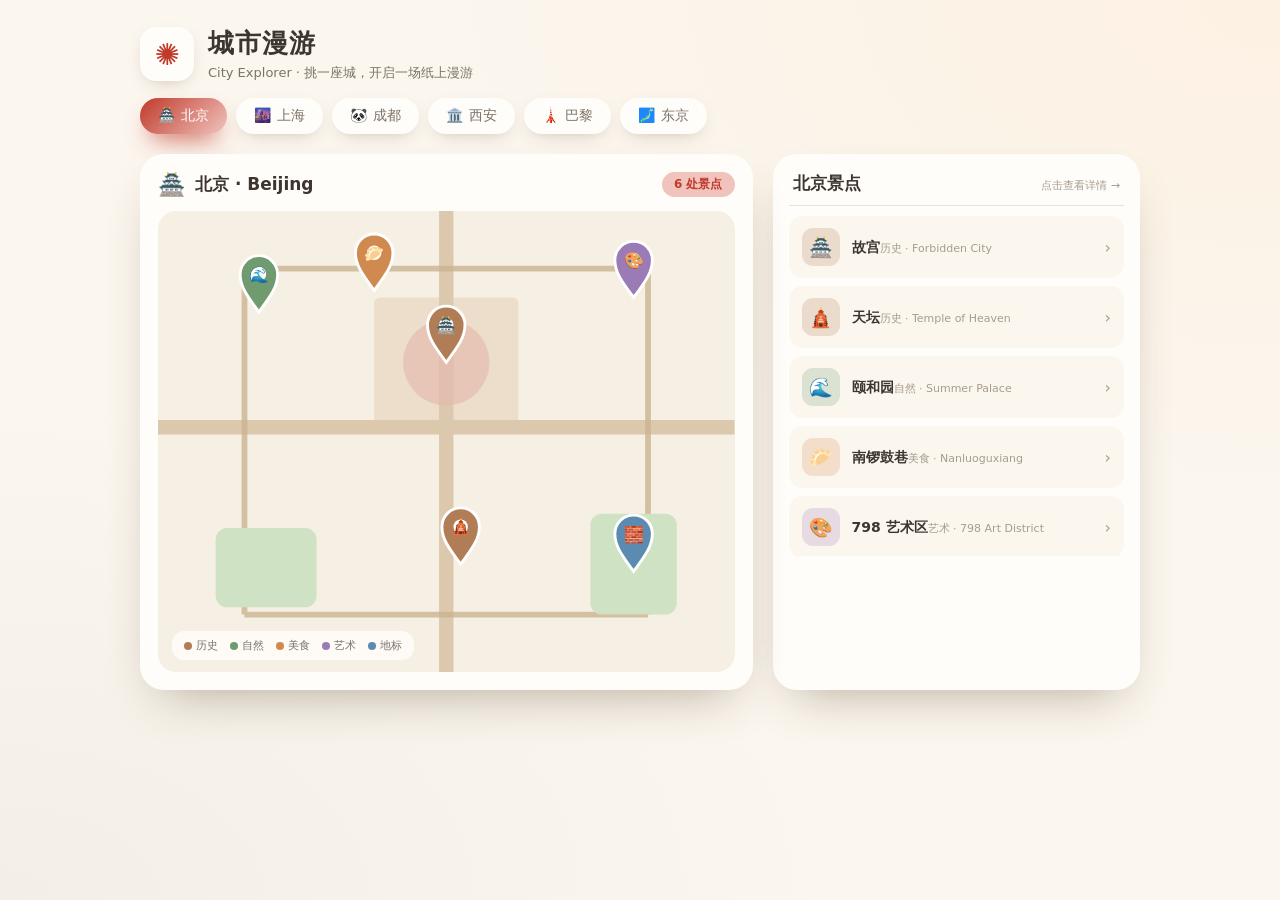
<file: featured/city-explorer/index.html>
<!DOCTYPE html>
<html lang="zh-CN">
<head>
<meta charset="UTF-8">
<meta name="viewport" content="width=device-width, initial-scale=1">
<title>城市漫游 / City Explorer</title>
<link rel="stylesheet" href="style.css">
</head>
<body>
<div class="app" id="app">
  <header class="app-head">
    <div class="title-wrap">
      <span class="compass" aria-hidden="true">✺</span>
      <div>
        <h1>城市漫游</h1>
        <p class="subtitle">City Explorer · 挑一座城，开启一场纸上漫游</p>
      </div>
    </div>
    <nav class="city-selector" id="citySelector" aria-label="选择城市 / Choose a city"></nav>
  </header>

  <main class="stage">
    <!-- Map panel -->
    <section class="map-panel" aria-label="城市地图 / City map">
      <div class="map-caption" id="mapCaption">
        <span class="mc-emoji" id="mcEmoji">🏙️</span>
        <span class="mc-name" id="mcName">北京 · Beijing</span>
        <span class="mc-count" id="mcCount">6 处景点</span>
      </div>
      <div class="map-frame">
        <svg class="city-map" id="cityMap" viewBox="0 0 400 320" preserveAspectRatio="xMidYMid meet"
             role="img" aria-label="手绘城市地图"></svg>
        <div class="map-legend" id="mapLegend"></div>
      </div>
    </section>

    <!-- Attractions list -->
    <section class="list-panel">
      <div class="list-head">
        <h2 id="listCity">景点</h2>
        <span class="list-hint">点击查看详情 →</span>
      </div>
      <ul class="attractions" id="attractionsList"></ul>
    </section>
  </main>

  <!-- Detail card -->
  <div class="detail-backdrop" id="detailBackdrop" hidden></div>
  <aside class="detail-card" id="detailCard" role="dialog" aria-modal="true" aria-labelledby="detailTitle" hidden>
    <button class="detail-close" id="detailClose" aria-label="关闭 / Close">×</button>
    <div class="detail-hero" id="detailHero"><span id="detailEmoji">📍</span></div>
    <div class="detail-body">
      <span class="detail-chip" id="detailChip">历史</span>
      <h3 id="detailTitle">景点名称</h3>
      <p class="detail-en" id="detailEn">Attraction</p>
      <div class="detail-rating" id="detailRating" aria-label="评分"></div>
      <p class="detail-desc" id="detailDesc"></p>
    </div>
  </aside>
</div>

<script src="app.js"></script>
</body>
</html>
</file>
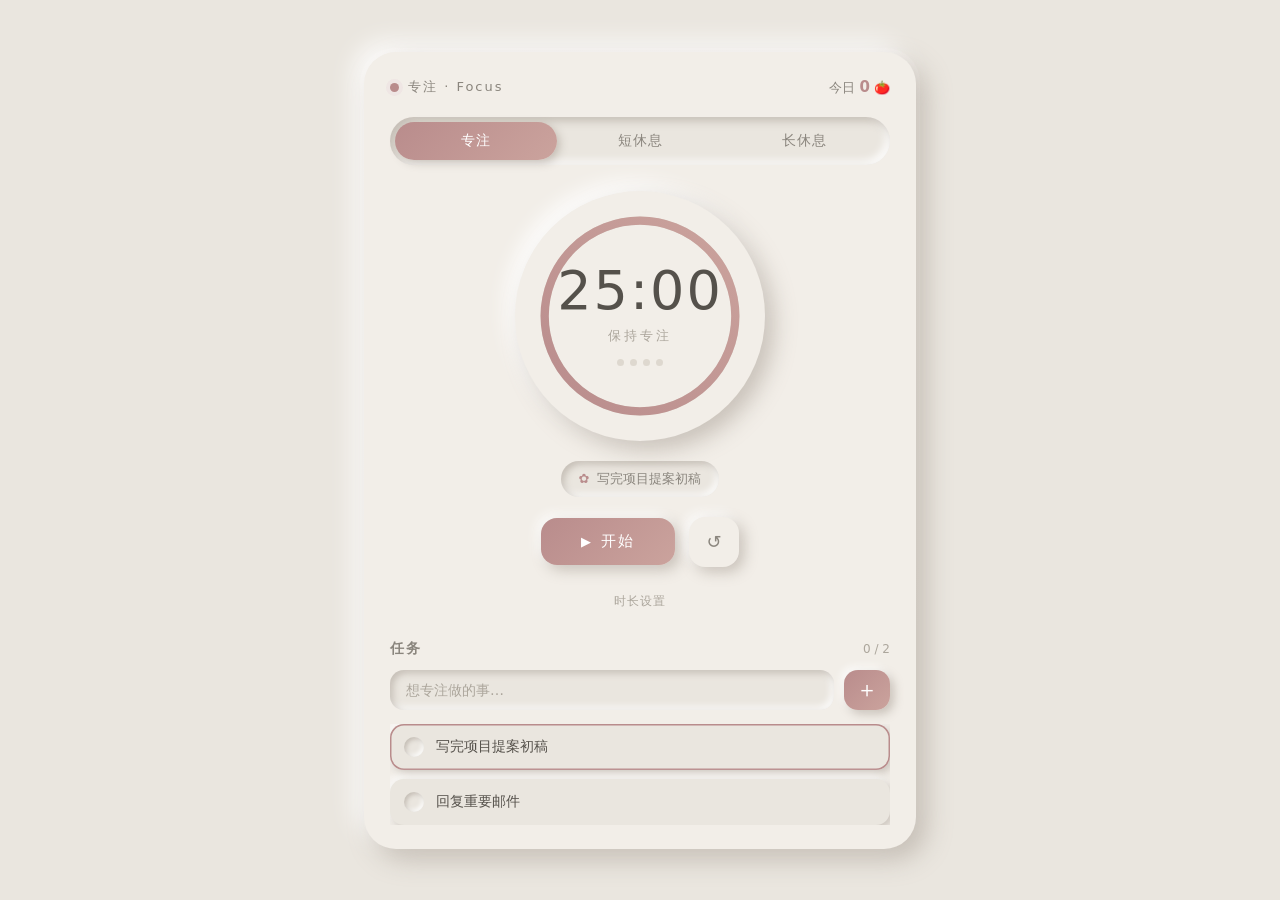
<file: featured/pomodoro/index.html>
<!DOCTYPE html>
<html lang="zh-CN">
<head>
<meta charset="UTF-8">
<meta name="viewport" content="width=device-width, initial-scale=1">
<title>专注番茄钟 / Focus Pomodoro</title>
<link rel="stylesheet" href="style.css">
</head>
<body>
<div class="scene" data-mode="focus">
  <!-- Faint corner starlight — subtle ambiance, not decoration overload -->
  <div class="stars" aria-hidden="true">
    <i style="top:8%;left:10%"></i><i style="top:14%;left:22%"></i>
    <i style="top:22%;left:6%"></i><i style="top:10%;right:14%"></i>
    <i style="top:20%;right:8%"></i><i style="top:6%;right:26%"></i>
    <i style="bottom:12%;left:8%"></i><i style="bottom:20%;left:18%"></i>
    <i style="bottom:8%;left:28%"></i><i style="bottom:14%;right:10%"></i>
    <i style="bottom:22%;right:20%"></i><i style="bottom:9%;right:30%"></i>
  </div>

  <main class="app">
    <header class="app-head">
      <div class="brand">
        <span class="brand-dot" aria-hidden="true"></span>
        <span>专注 · Focus</span>
      </div>
      <div class="today" title="今日完成的番茄 / Pomodoros today">
        今日 <b id="pomoCount">0</b> <span aria-hidden="true">🍅</span>
      </div>
    </header>

    <!-- Mode segmented control -->
    <nav class="modes" role="tablist" aria-label="计时模式 / Timer mode">
      <button class="mode active" role="tab" aria-selected="true" data-mode="focus">专注</button>
      <button class="mode" role="tab" aria-selected="false" data-mode="short">短休息</button>
      <button class="mode" role="tab" aria-selected="false" data-mode="long">长休息</button>
      <span class="mode-ink" id="modeInk" aria-hidden="true"></span>
    </nav>

    <!-- Centered dial -->
    <section class="timer">
      <div class="ring-wrap">
        <svg class="ring" viewBox="0 0 240 240" aria-hidden="true">
          <defs>
            <linearGradient id="ringGrad" x1="0%" y1="0%" x2="100%" y2="100%">
              <stop offset="0%" class="grad-a" />
              <stop offset="100%" class="grad-b" />
            </linearGradient>
          </defs>
          <circle class="ring-track" cx="120" cy="120" r="104" />
          <circle class="ring-progress" id="ringProgress" cx="120" cy="120" r="104"
                  stroke="url(#ringGrad)" />
        </svg>
        <div class="ring-center">
          <div class="time" id="timeDisplay" aria-live="polite">25:00</div>
          <div class="phase" id="phaseLabel">保持专注</div>
          <div class="pomo-dots" id="pomoDots" aria-hidden="true"></div>
        </div>
      </div>

      <div class="current-task" id="currentTaskBox">
        <span class="ct-icon" aria-hidden="true">✿</span>
        <span class="ct-text" id="currentTaskText">添加一个任务开始专注</span>
      </div>

      <div class="controls">
        <button class="btn btn-primary" id="startBtn">
          <span class="btn-ico" aria-hidden="true">▶</span><span id="startLabel">开始</span>
        </button>
        <button class="btn btn-ghost" id="resetBtn" aria-label="重置计时器 / Reset timer">
          <span class="btn-ico" aria-hidden="true">↺</span>
        </button>
      </div>

      <details class="settings">
        <summary>时长设置</summary>
        <div class="settings-grid">
          <label>专注<input type="number" id="focusMin" min="1" max="90" value="25"><span>分</span></label>
          <label>短休<input type="number" id="shortMin" min="1" max="30" value="5"><span>分</span></label>
          <label>长休<input type="number" id="longMin" min="1" max="60" value="15"><span>分</span></label>
        </div>
        <p class="settings-hint">调整后于下次“重置”生效</p>
      </details>
    </section>

    <!-- Minimal task list -->
    <section class="tasks">
      <div class="tasks-head">
        <h2>任务</h2>
        <span class="tasks-count" id="tasksCount">0 / 0</span>
      </div>
      <form class="task-form" id="taskForm">
        <input type="text" id="taskInput" maxlength="60" placeholder="想专注做的事…" aria-label="新任务 / New task" autocomplete="off">
        <button type="submit" aria-label="添加任务 / Add task">＋</button>
      </form>
      <ul class="task-list" id="taskList"></ul>
      <p class="tasks-empty" id="tasksEmpty">还没有任务，先添加一个吧</p>
    </section>
  </main>
</div>

<script src="app.js"></script>
</body>
</html>
</file>
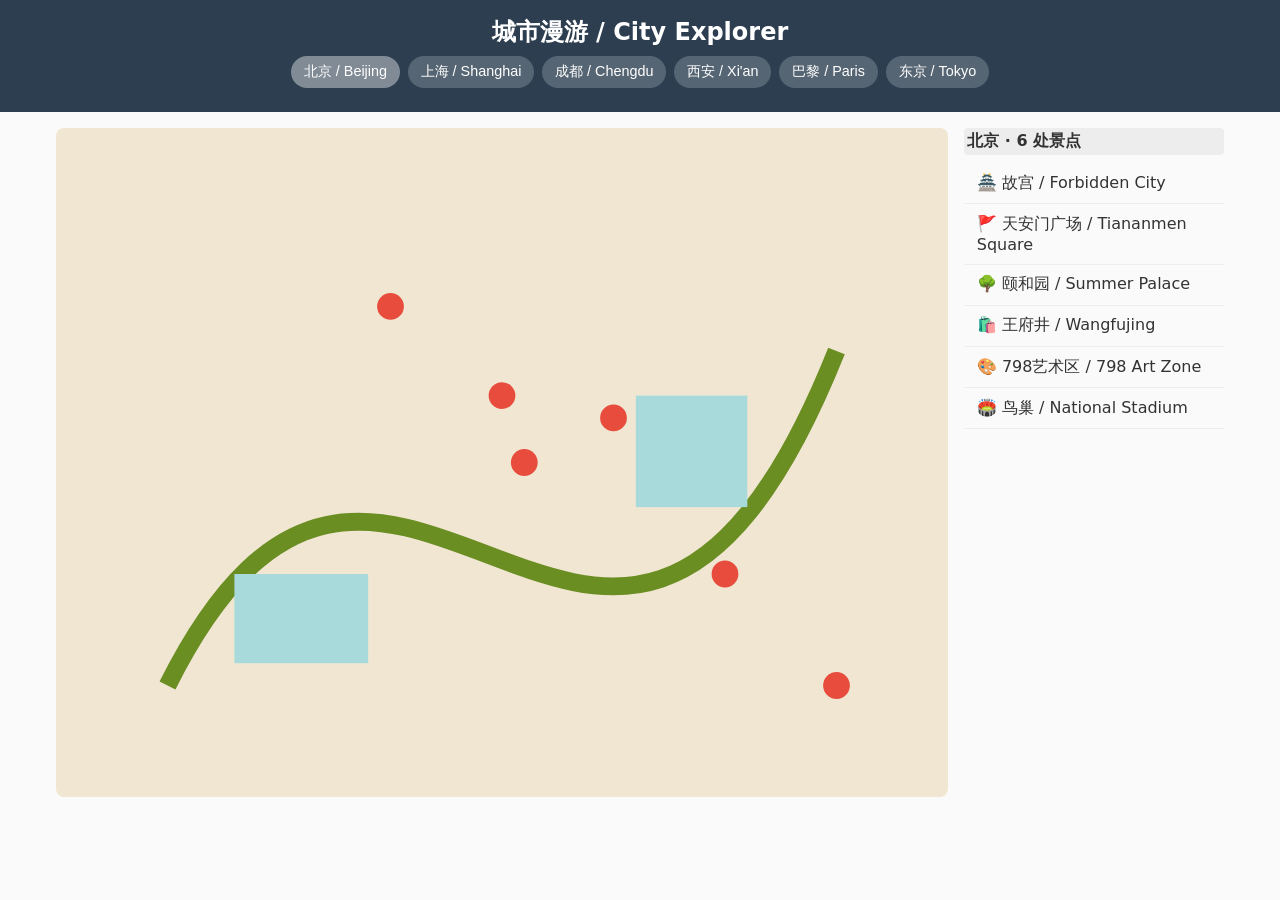
<file: featured/city-explorer.html>
<!DOCTYPE html>
<html lang="zh-CN">
<head>
<meta charset="UTF-8">
<title>城市漫游 / City Explorer</title>
<meta name="viewport" content="width=device-width, initial-scale=1">
<style>
:root{
  --bg:#fafafa;
  --primary:#2c3e50;
  --accent:#e67e22;
  --card-bg:#ffffff;
  --text:#333;
  --muted:#777;
  --pin:#e74c3c;
  --pin-active:#f1c40f;
  --transition:0.3s ease;
}
*{box-sizing:border-box}
body{margin:0;font-family:system-ui,sans-serif;background:var(--bg);color:var(--text);}
header{padding:1rem;text-align:center;background:var(--primary);color:#fff;}
h1{margin:0;font-size:1.5rem;}
.city-selector{display:flex;overflow-x:auto;gap:0.5rem;justify-content:center;padding:0.5rem;}
.city-selector button{
  min-width:60px;padding:0.4rem 0.8rem;border:none;border-radius:20px;
  background:rgba(255,255,255,0.2);color:#fff;cursor:pointer;font-size:0.9rem;
  transition:var(--transition);
}
.city-selector button.active,
.city-selector button:hover{background:rgba(255,255,255,0.4);}
.container{display:flex;gap:1rem;padding:1rem;max-width:1200px;margin:auto;}
.map-panel{flex:1 1 400px;min-width:260px;}
.attractions-panel{flex:0 0 260px;min-width:200px;display:flex;flex-direction:column;}
.attractions-panel .header-line{
  font-weight:600;margin-bottom:0.5rem;padding:0.2rem;background:rgba(0,0,0,0.05);
  border-radius:4px;
}
.attractions-list{
  list-style:none;margin:0;padding:0;overflow-y:auto;max-height:calc(100vh - 200px);
}
.attractions-list li{
  padding:0.6rem 0.8rem;border-bottom:1px solid #eee;display:flex;align-items:center;gap:0.5rem;cursor:pointer;
}
.attractions-list li:hover,
.attractions-list li.active{background:rgba(0,0,0,0.03);}
.detail-card{
  position:fixed;inset:0;background:rgba(0,0,0,0.5);display:none;align-items:center;justify-content:center;z-index:1000;
  animation:fadeIn .3s;
}
.detail-card.show{display:flex;}
.detail-card-content{
  background:var(--card-bg);border-radius:12px;max-width:90%;width:320px;padding:1.5rem;box-shadow:0 4px 24px rgba(0,0,0,0.2);
  position:relative;animation:slideUp .3s;
}
.close-btn{
  position:absolute;top:.5rem;right:.5rem;background:none;border:none;font-size:1.5rem;cursor:pointer;
}
.category-chip{
  display:inline-block;padding:.2rem .5rem;border-radius:12px;font-size:.8rem;background:#eee;margin-bottom:.5rem;
}
.rating{font-size:1.2rem;color:#f1c40f;margin-top:.5rem;}
svg.city-map{width:100%;height:auto;display:block;background:#fff;border-radius:8px;}
.pin{cursor:pointer;transition:transform .2s;}
.pin:hover{transform:scale(1.3);}
.pin.active{fill:var(--pin-active);}
@keyframes fadeIn{from{opacity:0}to{opacity:1}}
@keyframes slideUp{from{opacity:0;transform:translateY(20px)}to{opacity:1;transform:translateY(0)}}
@media(max-width:600px){
  .container{flex-direction:column;}
  .attractions-panel{order:-1;height:200px;}
}
</style>
</head>
<body>
<header>
  <h1>城市漫游 / City Explorer</h1>
  <div class="city-selector" id="citySelector"></div>
</header>
<main class="container">
  <section class="map-panel">
    <svg class="city-map" id="cityMap" viewBox="0 0 400 300" preserveAspectRatio="xMidYMid meet"></svg>
  </section>
  <section class="attractions-panel">
    <div class="header-line" id="cityHeader"></div>
    <ul class="attractions-list" id="attractionsList"></ul>
  </section>
</main>
<div class="detail-card" id="detailCard" role="dialog" aria-modal="true" aria-labelledby="detailTitle">
  <button class="close-btn" aria-label="Close details">&times;</button>
  <h2 id="detailTitle"></h2>
  <div class="detail-body">
    <span class="category-chip"></span>
    <p class="description"></p>
    <div class="rating">★★★★☆</div>
  </div>
</div>

<script>
const cities = [
  {
    name:"北京",
    en:"Beijing",
    mapSVG:`
      <rect width="400" height="300" fill="#f0e6d2"/>
      <path d="M50,250 C150,50 250,350 350,100" stroke="#6b8e23" stroke-width="8" fill="none"/>
      <rect x="80" y="200" width="60" height="40" fill="#a8dadc"/>
      <rect x="260" y="120" width="50" height="50" fill="#a8dadc"/>
    `,
    attractions:[
      {name:"故宫",en:"Forbidden City",desc:"中国明清两代的皇宫。",emoji:"🏯",category:"历史",x:200,y:120},
      {name:"天安门广场",en:"Tiananmen Square",desc:"世界上最大的城市广场之一。",emoji:"🚩",category:"历史",x:210,y:150},
      {name:"颐和园",en:"Summer Palace",desc:"皇家园林，湖光山色。",emoji:"🌳",category:"自然",x:150,y:80},
      {name:"王府井",en:"Wangfujing",desc:"著名购物街和美食聚集地。",emoji:"🛍️",category:"美食",x:250,y:130},
      {name:"798艺术区",en:"798 Art Zone",desc:"前卫艺术聚集地。",emoji:"🎨",category:"艺术",x:300,y:200},
      {name:"鸟巢",en:"National Stadium",desc:"2008奥运会主体育场。",emoji:"🏟️",category:"艺术",x:350,y:250}
    ]
  },
  {
    name:"上海",
    en:"Shanghai",
    mapSVG:`
      <rect width="400" height="300" fill="#e8f4fc"/>
      <path d="M0,150 C100,100 300,200 400,150" stroke="#1e90ff" stroke-width="8" fill="none"/>
      <rect x="50" y="200" width="70" height="50" fill="#a8dadc"/>
      <rect x="280" y="100" width="60" height="60" fill="#a8dadc"/>
    `,
    attractions:[
      {name:"外滩",en:"The Bund",desc:"上海标志性的滨水建筑群。",emoji:"🌉",category:"历史",x:50,y:150},
      {name:"南京路",en:"Nanjing Road",desc:"繁华的购物街道。",emoji:"🛍️",category:"美食",x:200,y:120},
      {name:"玉佛寺",en:"Jade Buddha Temple",desc:"供奉玉佛的古刹。",emoji:"🕍",category:"历史",x:100,y:250},
      {name:"田子坊",en:"Tianzifang",desc:"充满艺术气息的弄堂。",emoji:"🎨",category:"艺术",x:300,y:200},
      {name:"上海博物馆",en:"Shanghai Museum",desc:"馆藏丰富的古代艺术品。",emoji:"🏛️",category:"历史",x:200,y:200},
      {name:"迪士尼乐园",en:"Disneyland",desc:"梦幻的主题乐园。",emoji:"🏰",category:"娱乐",x:350,y:100}
    ]
  },
  {
    name:"成都",
    en:"Chengdu",
    mapSVG:`
      <rect width="400" height="300" fill="#fff0f5"/>
      <path d="M50,200 C150,50 250,350 350,150" stroke="#ff69b4" stroke-width="8" fill="none"/>
      <rect x="90" y="180" width="60" height="40" fill="#a8dadc"/>
      <rect x="250" y="120" width="50" height="50" fill="#a8dadc"/>
    `,
    attractions:[
      {name:"宽窄巷子",en:"Kuan-Zhai Alley",desc:"保存清代街巷的文化区。",emoji:"🏮",category:"历史",x:150,y:130},
      {name:"杜甫草堂",en:"Du Fu Thatched Cottage",desc:"伟大诗人的故居。",emoji:"🏡",category:"历史",x:250,y:200},
      {name:"成都大熊猫繁育基地",en:"Panda Base",desc:"可爱的国宝熊猫栖息地。",emoji:"🐼",category:"自然",x:100,y:80},
      {name:"金沙遗址",en:"Jinsha Site",desc:"古蜀文明的重要遗址。",emoji:"⚱️",category:"历史",x:300,y:120},
      {name:"武侯祠",en:"Wuhou Temple",desc:"纪念诸葛亮的庙宇。",emoji:"🛕",category:"历史",x:200,y:250},
      {name:"天府广场",en:"Tianfu Square",desc:"成都的中心城市广场。",emoji:"🏙️",category:"艺术",x:200,y:160}
    ]
  },
  {
    name:"西安",
    en:"Xi'an",
    mapSVG:`
      <rect width="400" height="300" fill="#f5f5dc"/>
      <path d="M0,200 Q100,100 200,200 T400,200" stroke="#8b4513" stroke-width="8" fill="none"/>
      <rect x="120" y="150" width="60" height="40" fill="#a8dadc"/>
      <rect x="260" y="80" width="50" height="50" fill="#a8dadc"/>
    `,
    attractions:[
      {name:"兵马俑",en:"Terracotta Warriors",desc:"秦始皇陵的壮丽陪葬军队。",emoji:"🗿",category:"历史",x:350,y:200},
      {name:"大雁塔",en:"Giant Wild Goose Pagoda",desc:"唐代古塔，佛教圣地。",emoji:"🕌",category:"历史",x:100,y:150},
      {name:"古城墙",en:"Ancient City Wall",desc:"完整保存的明城墙。",emoji:"🏯",category:"历史",x:200,y:50},
      {name:"回民街",en:"Muslim Quarter",desc:"美食与文化交汇的老街。",emoji:"🥟",category:"美食",x:200,y:180},
      {name:"大唐不夜城",en:"Tang Dynasty Nightless City",desc:"夜晚灯光璀璨的文化景区。",emoji:"🏮",category:"艺术",x:200,y:260},
      {name:"陕西历史博物馆",en:"Shaanxi History Museum",desc:"陕西省的重要历史博物馆。",emoji:"🏛️",category:"历史",x:280,y:120}
    ]
  },
  {
    name:"巴黎",
    en:"Paris",
    mapSVG:`
      <rect width="400" height="300" fill="#fdf5e6"/>
      <path d="M50,200 C150,80 250,320 350,180" stroke="#ff8c00" stroke-width="8" fill="none"/>
      <rect x="80" y="120" width="60" height="40" fill="#a8dadc"/>
      <rect x="260" y="200" width="50" height="50" fill="#a8dadc"/>
    `,
    attractions:[
      {name:"埃菲尔铁塔",en:"Eiffel Tower",desc:"巴黎的标志性铁塔。",emoji:"🗼",category:"艺术",x:80,y:200},
      {name:"卢浮宫",en:"Louvre",desc:"世界最大的艺术博物馆。",emoji:"🖼️",category:"艺术",x:150,y:120},
      {name:"诺特丹大教堂",en:"Notre-Dame",desc:"哥特式杰作的天主教堂。",emoji:"⛪",category:"历史",x:200,y:180},
      {name:"蒙马特",en:"Montmartre",desc:"艺术家聚集的山丘。",emoji:"🎭",category:"艺术",x:300,y:80},
      {name:"香榭丽舍大道",en:"Champs-Élysées",desc:"著名的购物林荫大道。",emoji:"🚶‍♂️",category:"美食",x:250,y:150},
      {name:"奥赛博物馆",en:"Musée d'Orsay",desc:"印象派和后印象派作品收藏。",emoji:"🖼️",category:"艺术",x:180,y:250}
    ]
  },
  {
    name:"东京",
    en:"Tokyo",
    mapSVG:`
      <rect width="400" height="300" fill="#e2e8f0"/>
      <path d="M0,180 Q100,80 200,180 T400,180" stroke="#1c1c1c" stroke-width="8" fill="none"/>
      <rect x="90" y="140" width="60" height="40" fill="#a8dadc"/>
      <rect x="260" y="100" width="50" height="50" fill="#a8dadc"/>
    `,
    attractions:[
      {name:"东京塔",en:"Tokyo Tower",desc:"红白相间的通信观光塔。",emoji:"🗼",category:"艺术",x:100,y:150},
      {name:"浅草寺",en:"Senso-ji",desc:"东京最古老的佛教寺庙。",emoji:"🕌",category:"历史",x:80,y:250},
      {name:"明治神宫",en:"Meiji Shrine",desc:"纪念明治天皇的神社。",emoji:"⛩️",category:"历史",x:120,y:80},
      {name:"涩谷十字路口",en:"Shibuya Crossing",desc:"世界上最繁忙的人行交叉口。",emoji:"🚶‍♀️",category:"美食",x:200,y:180},
      {name:"皇居",en:"Imperial Palace",desc:"日本天皇的居所。",emoji:"🏯",category:"历史",x:260,y:150},
      {name:"teamLab Borderless",en:"teamLab Borderless",desc:"沉浸式数字艺术博物馆。",emoji:"🎨",category:"艺术",x:340,y:200}
    ]
  }
];

let currentCity = 0;
let selectedAttraction = null;

function renderCitySelector() {
  const container = document.getElementById('citySelector');
  container.innerHTML = '';
  cities.forEach((city,i)=>{
    const btn = document.createElement('button');
    btn.textContent = `${city.name} / ${city.en}`;
    btn.setAttribute('aria-label', `Select ${city.name}`);
    if(i===0) btn.classList.add('active');
    btn.addEventListener('click',()=>selectCity(i));
    container.appendChild(btn);
  });
}
function selectCity(index){
  currentCity = index;
  updateUI();
}
function updateUI(){
  // update selector
  document.querySelectorAll('.city-selector button').forEach((b,i)=>b.classList.toggle('active',i===currentCity));
  // fade out panels
  const mapPanel = document.querySelector('.map-panel');
  const attPanel = document.querySelector('.attractions-panel');
  mapPanel.style.opacity = '0';
  attPanel.style.opacity = '0';
  setTimeout(()=>{
    renderMap();
    renderAttractionsList();
    updateCityHeader();
    mapPanel.style.opacity = '';
    attPanel.style.opacity = '';
  },150);
}
function renderMap(){
  const svg = document.getElementById('cityMap');
  svg.innerHTML = cities[currentCity].mapSVG;
  const pinColor = getComputedStyle(document.documentElement).getPropertyValue('--pin').trim();
  cities[currentCity].attractions.forEach((attr,i)=>{
    const circle = document.createElementNS('http://www.w3.org/2000/svg','circle');
    circle.setAttribute('cx',attr.x);
    circle.setAttribute('cy',attr.y);
    circle.setAttribute('r','6');
    circle.setAttribute('fill',pinColor);
    circle.setAttribute('class','pin');
    circle.setAttribute('data-index',i);
    circle.setAttribute('role','button');
    circle.setAttribute('aria-label',`${attr.name} (${attr.en})`);
    circle.setAttribute('tabindex','0');
    svg.appendChild(circle);
    circle.addEventListener('click',()=>selectAttraction(i));
    circle.addEventListener('keydown',e=>{if(e.key==='Enter'||e.key===' ')selectAttraction(i);});
  });
}
function renderAttractionsList(){
  const ul = document.getElementById('attractionsList');
  ul.innerHTML = '';
  cities[currentCity].attractions.forEach((attr,i)=>{
    const li = document.createElement('li');
    li.textContent = `${attr.emoji} ${attr.name} / ${attr.en}`;
    li.setAttribute('data-index',i);
    li.setAttribute('role','button');
    li.setAttribute('aria-label',`Attraction ${attr.name}`);
    li.setAttribute('tabindex','0');
    li.addEventListener('click',()=>selectAttraction(i));
    li.addEventListener('keydown',e=>{if(e.key==='Enter'||e.key===' ')selectAttraction(i);});
    ul.appendChild(li);
  });
}
function updateCityHeader(){
  const header = document.getElementById('cityHeader');
  const city = cities[currentCity];
  header.textContent = `${city.name} · ${city.attractions.length} 处景点`;
}
function selectAttraction(index){
  // clear previous highlights
  document.querySelectorAll('.pin.active').forEach(p=>p.classList.remove('active'));
  document.querySelectorAll('.attractions-list li.active').forEach(l=>l.classList.remove('active'));
  // set new
  const pin = document.querySelector(`.pin[data-index="${index}"]`);
  if(pin) pin.classList.add('active');
  const li = document.querySelector(`.attractions-list li[data-index="${index}"]`);
  if(li){
    li.classList.add('active');
    li.scrollIntoView({block:'nearest'});
  }
  const attr = cities[currentCity].attractions[index];
  document.getElementById('detailTitle').textContent = `${attr.name} / ${attr.en}`;
  document.querySelector('.detail-card .category-chip').textContent = attr.category;
  document.querySelector('.detail-card .description').textContent = attr.desc;
  document.getElementById('detailCard').classList.add('show');
}
function closeDetail(){
  document.getElementById('detailCard').classList.remove('show');
  document.querySelectorAll('.pin.active').forEach(p=>p.classList.remove('active'));
  document.querySelectorAll('.attractions-list li.active').forEach(l=>l.classList.remove('active'));
}
document.addEventListener('DOMContentLoaded',()=>{
  renderCitySelector();
  selectCity(0);
  const closeBtn = document.querySelector('.detail-card .close-btn');
  closeBtn.addEventListener('click',closeDetail);
  closeBtn.addEventListener('keydown',e=>{if(e.key==='Enter'||e.key===' ')closeDetail();});
});
</script>
</body>
</html>
</file>
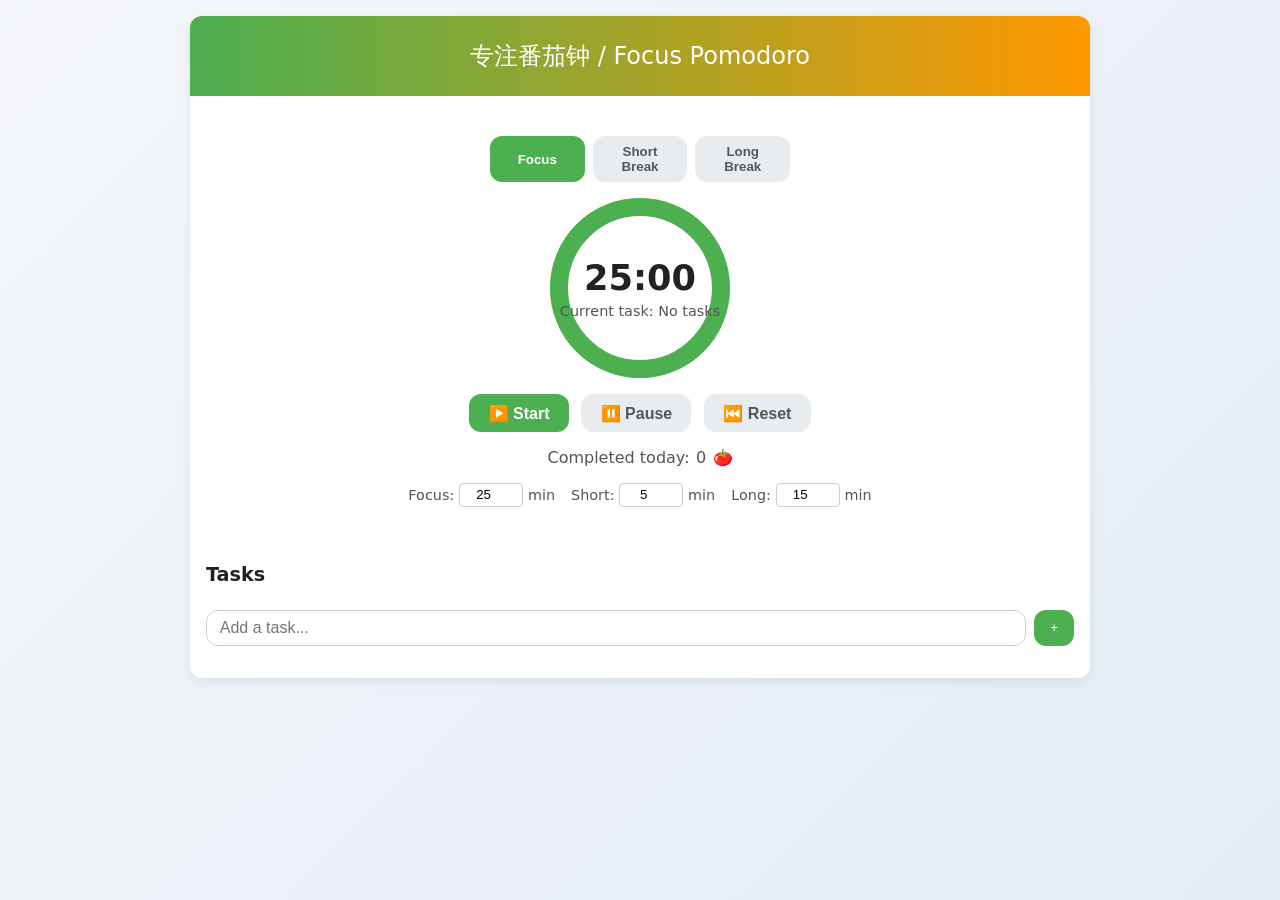
<file: featured/pomodoro.html>
<!DOCTYPE html>
<html lang="zh-CN">
<head>
<meta charset="UTF-8">
<title>专注番茄钟 / Focus Pomodoro</title>
<style>
  :root {
    --bg-start: #f5f7fa;
    --bg-end: #e4edf5;
    --ring-bg: #e0e0e0;
    --focus: #4caf50;
    --short: #ff9800;
    --long: #2196f3;
    --text: #222;
    --muted: #555;
    --input-bg: #fff;
    --border-radius: 12px;
    --shadow: 0 4px 12px rgba(0,0,0,0.08);
    --transition: all 0.2s ease;
  }
  * { box-sizing: border-box; }
  body {
    margin:0; font-family: system-ui, sans-serif;
    background: linear-gradient(135deg, var(--bg-start), var(--bg-end));
    color: var(--text);
    display:flex; align-items:flex-start; justify-content:center;
    min-height:100vh; padding:1rem;
  }
  .app {
    width:100%; max-width:900px;
    display:flex; flex-direction:column; gap:1.5rem;
    background:#fff; border-radius:var(--border-radius);
    box-shadow:var(--shadow); overflow:hidden;
  }
  header {
    text-align:center; padding:1.5rem 1rem;
    background:linear-gradient(90deg, var(--focus), var(--short));
    color:#fff; font-size:1.5rem;
  }
  .timer-container {
    display:flex; flex-direction:column; align-items:center; gap:1rem;
    padding:1rem;
  }
  .mode-tabs {
    display:flex; gap:0.5rem;
  }
  .mode-tabs button {
    flex:1; padding:0.5rem 1rem; border:none; border-radius:var(--border-radius);
    background:#e9ecef; color:var(--muted); font-weight:600;
    cursor:pointer; transition:var(--transition);
  }
  .mode-tabs button.active,
  .mode-tabs button:hover {
    background:var(--focus); color:#fff;
  }
  .ring-wrapper {
    position:relative; width:180px; height:180px;
  }
  .timer-svg {
    width:100%; height:100%; transform:rotate(-90deg);
  }
  .timer-bg { fill:none; stroke:var(--ring-bg); stroke-width:10; }
  .timer-progress {
    fill:none; stroke-width:10; stroke-linecap:round;
    transition:stroke-dashoffset 0.1s linear;
  }
  .timer-progress.focus { stroke:var(--focus); }
  .timer-progress.short { stroke:var(--short); }
  .timer-progress.long { stroke:var(--long); }
  .timer-display {
    position:absolute; inset:0; display:flex; flex-direction:column;
    align-items:center; justify-content:center; font-size:1.2rem;
    color:var(--text);
  }
  .timer-display .time { font-size:2.2rem; font-weight:600; }
  .timer-display .current-task { font-size:0.9rem; color:var(--muted); margin-top:0.3rem; }
  .controls {
    display:flex; gap:0.8rem; flex-wrap:wrap; justify-content:center;
  }
  .btn-primary, .btn-secondary {
    border:none; border-radius:var(--border-radius); padding:0.6rem 1.2rem;
    font-size:1rem; cursor:pointer; transition:var(--transition);
    font-weight:600;
  }
  .btn-primary { background:var(--focus); color:#fff; }
  .btn-secondary { background:#e9ecef; color:var(--muted); }
  .btn-primary:hover { background:#43a047; }
  .btn-secondary:hover { background:#dfe4ea; }
  .pomodoros {
    font-size:1rem; color:var(--muted); display:flex; align-items:center; gap:0.4rem;
  }
  .settings {
    display:flex; gap:1rem; flex-wrap:wrap; justify-content:center; font-size:0.9rem;
    color:var(--muted);
  }
  .settings label { display:flex; align-items:center; gap:0.3rem; }
  .settings input[type="number"] {
    width:4rem; padding:0.2rem 0.4rem; border:1px solid #ccc; border-radius:4px;
    text-align:center;
  }
  .task-list {
    flex:1; display:flex; flex-direction:column; gap:1rem; padding:1rem;
  }
  .task-list h2 { margin:0 0 0.5rem; font-size:1.2rem; color:var(--text); }
  .input-group {
    display:flex; gap:0.5rem;
  }
  #taskInput {
    flex:1; padding:0.5rem 0.8rem; border:1px solid #ccc; border-radius:var(--border-radius);
    font-size:1rem;
  }
  #addTaskBtn {
    flex:0 0 auto; padding:0.5rem 1rem; border:none; border-radius:var(--border-radius);
    background:var(--focus); color:#fff; cursor:pointer;
  }
  #addTaskBtn:hover { background:#43a047; }
  ul#taskList {
    list-style:none; margin:0; padding:0; flex:1; overflow-y:auto;
  }
  .task-item {
    display:flex; align-items:center; gap:0.8rem; padding:0.5rem;
    border-bottom:1px solid #eee;
  }
  .task-item .task-text {
    flex:1; font-size:1rem; word-break:break-word;
  }
  .task-item .task-text.done { text-decoration:line-through; color:var(--muted); }
  .task-item button {
    background:none; border:none; color:#c00; cursor:pointer; font-size:1.2rem;
    padding:0.2rem;
  }
  .task-item button:hover { color:#f00; }
  .flash {
    animation: flash 0.6s ease;
  }
  @keyframes flash {
    0% { filter: brightness(1); transform: scale(1); }
    50% { filter: brightness(1.3); transform: scale(1.05); }
    100% { filter: brightness(1); transform: scale(1); }
  }
  @media (max-width:600px) {
    .app { flex-direction:column; }
    .timer-container { align-items:stretch; }
    .task-list { order:2; }
  }
</style>
</head>
<body>
<div class="app">
  <header>专注番茄钟 / Focus Pomodoro</header>
  <section class="timer-container">
    <div class="mode-tabs">
      <button class="mode-tab active" data-mode="focus" aria-label="Focus mode">Focus</button>
      <button class="mode-tab" data-mode="short" aria-label="Short break">Short Break</button>
      <button class="mode-tab" data-mode="long" aria-label="Long break">Long Break</button>
    </div>
    <div class="ring-wrapper">
      <svg class="timer-svg" viewBox="0 0 100 100">
        <circle class="timer-bg" cx="50" cy="50" r="45" />
        <circle class="timer-progress focus" cx="50" cy="50" r="45" stroke-dasharray="283" stroke-dashoffset="283" />
      </svg>
      <div class="timer-display">
        <span class="time">25:00</span>
        <div class="current-task">Current task: <span class="task-name"></span></div>
      </div>
    </div>
    <div class="controls">
      <button id="startBtn" class="btn-primary" aria-label="Start timer">▶️ Start</button>
      <button id="pauseBtn" class="btn-secondary" aria-label="Pause timer">⏸️ Pause</button>
      <button id="resetBtn" class="btn-secondary" aria-label="Reset timer">⏮️ Reset</button>
    </div>
    <div class="pomodoros">
      Completed today: <span class="pomodoros-count">0</span> 🍅
    </div>
    <div class="settings">
      <label>Focus: <input type="number" id="focusInput" min="1" value="25"> min</label>
      <label>Short: <input type="number" id="shortInput" min="1" value="5"> min</label>
      <label>Long: <input type="number" id="longInput" min="1" value="15"> min</label>
    </div>
  </section>
  <section class="task-list">
    <h2>Tasks</h2>
    <div class="input-group">
      <input type="text" id="taskInput" placeholder="Add a task..." aria-label="New task">
      <button id="addTaskBtn" aria-label="Add task">+</button>
    </div>
    <ul id="taskList"></ul>
  </section>
</div>

<script>
(() => {
  // State
  let focusMinutes = 25, shortMinutes = 5, longMinutes = 15;
  const durations = {
    focus: focusMinutes * 60,
    short: shortMinutes * 60,
    long: longMinutes * 60
  };
  let currentMode = 'focus';
  let remaining = durations[currentMode];
  let timerInterval = null;
  let isRunning = false;
  let pomodorosCompleted = 0;
  const tasks = [];

  // DOM
  const modeTabs = document.querySelectorAll('.mode-tab');
  const startBtn = document.getElementById('startBtn');
  const pauseBtn = document.getElementById('pauseBtn');
  const resetBtn = document.getElementById('resetBtn');
  const timeDisplay = document.querySelector('.time');
  const progressCircle = document.querySelector('.timer-progress');
  const currentTaskSpan = document.querySelector('.task-name');
  const pomodorosCount = document.querySelector('.pomodoros-count');
  const focusInput = document.getElementById('focusInput');
  const shortInput = document.getElementById('shortInput');
  const longInput = document.getElementById('longInput');
  const taskInput = document.getElementById('taskInput');
  const addTaskBtn = document.getElementById('addTaskBtn');
  const taskList = document.getElementById('taskList');

  // Init
  function init() {
    updateDurationFromInputs();
    renderModeUI();
    updateTimeDisplay();
    updateProgressCircle();
    updateCurrentTask();
    renderTasks();
    // Enable audio context on first user interaction
    document.addEventListener('click', () => {
      if (window.AudioContext || window.webkitAudioContext) {
        const ctx = new (window.AudioContext || window.webkitAudioContext)();
        if (ctx.state === 'suspended') ctx.resume();
      }
    }, {once:true});
  }

  // Duration handling
  function updateDurationFromInputs() {
    focusMinutes = parseInt(focusInput.value) || 25;
    shortMinutes = parseInt(shortInput.value) || 5;
    longMinutes = parseInt(longInput.value) || 15;
    durations.focus = focusMinutes * 60;
    durations.short = shortMinutes * 60;
    durations.long = longMinutes * 60;
  }

  // UI updates
  function renderModeUI() {
    modeTabs.forEach(tab => {
      tab.classList.toggle('active', tab.dataset.mode === currentMode);
    });
    progressCircle.className = 'timer-progress ' + currentMode;
  }

  function updateTimeDisplay() {
    const mins = String(Math.floor(remaining / 60)).padStart(2,'0');
    const secs = String(remaining % 60).padStart(2,'0');
    timeDisplay.textContent = `${mins}:${secs}`;
  }

  function updateProgressCircle() {
    const total = durations[currentMode];
    const offset = 283 * (remaining / total); // 2*PI*45 ≈ 283
    progressCircle.style.strokeDashoffset = 283 - offset;
  }

  function updateCurrentTask() {
    const task = tasks.find(t => !t.done);
    currentTaskSpan.textContent = task ? task.text : 'No tasks';
  }

  function renderTasks() {
    taskList.innerHTML = '';
    tasks.forEach(t => {
      const li = document.createElement('li');
      li.className = 'task-item';
      li.innerHTML = `
        <button class="toggle-done" aria-label="${t.done ? 'Mark as undone' : 'Mark as done'}">
          ${t.done ? '✔' : '○'}
        </button>
        <span class="task-text ${t.done ? 'done' : ''}">${t.text}</span>
        <button class="delete" aria-label="Delete task">✕</button>
      `;
      li.querySelector('.toggle-done').addEventListener('click', () => {
        t.done = !t.done;
        updateCurrentTask();
        renderTasks();
      });
      li.querySelector('.delete').addEventListener('click', () => {
        const idx = tasks.indexOf(t);
        if (idx > -1) tasks.splice(idx,1);
        updateCurrentTask();
        renderTasks();
      });
      taskList.appendChild(li);
    });
  }

  // Timer control
  function startTimer() {
    if (isRunning) return;
    isRunning = true;
    timerInterval = setInterval(tick, 1000);
  }

  function pauseTimer() {
    if (!isRunning) return;
    isRunning = false;
    clearInterval(timerInterval);
    timerInterval = null;
  }

  function resetTimer() {
    pauseTimer();
    remaining = durations[currentMode];
    updateTimeDisplay();
    updateProgressCircle();
  }

  function tick() {
    if (remaining <= 0) {
      pauseTimer();
      onTimerEnd();
      return;
    }
    remaining--;
    updateTimeDisplay();
    updateProgressCircle();
  }

  function onTimerEnd() {
    // Flash ring
    progressCircle.classList.add('flash');
    setTimeout(() => progressCircle.classList.remove('flash'), 600);
    // Play chime
    playChime();
    // Handle mode transition
    if (currentMode === 'focus') {
      pomodorosCompleted++;
      pomodorosCount.textContent = pomodorosCompleted;
      // Auto suggest break
      if (pomodorosCompleted % 4 === 0) {
        currentMode = 'long';
      } else {
        currentMode = 'short';
      }
    } else {
      // break ended -> back to focus
      currentMode = 'focus';
    }
    remaining = durations[currentMode];
    updateTimeDisplay();
    updateProgressCircle();
    renderModeUI();
    updateCurrentTask();
  }

  // Chime via Web Audio API
  function playChime() {
    if (!(window.AudioContext || window.webkitAudioContext)) return;
    const AudioCtx = window.AudioContext || window.webkitAudioContext;
    const ctx = new AudioCtx();
    const osc = ctx.createOscillator();
    const gain = ctx.createGain();
    osc.type = 'sine';
    osc.frequency.setValueAtTime(440, ctx.currentTime); // A4
    gain.gain.setValueAtTime(0, ctx.currentTime);
    gain.gain.linearRampToValueAtTime(0.3, ctx.currentTime + 0.01);
    gain.gain.linearRampToValueAtTime(0, ctx.currentTime + 0.5);
    osc.connect(gain);
    gain.connect(ctx.destination);
    osc.start();
    osc.stop(ctx.currentTime + 0.5);
  }

  // Event listeners
  modeTabs.forEach(tab => {
    tab.addEventListener('click', () => {
      if (tab.dataset.mode === currentMode) return;
      pauseTimer();
      currentMode = tab.dataset.mode;
      remaining = durations[currentMode];
      updateTimeDisplay();
      updateProgressCircle();
      renderModeUI();
      updateCurrentTask();
    });
  });

  startBtn.addEventListener('click', startTimer);
  pauseBtn.addEventListener('click', pauseTimer);
  resetBtn.addEventListener('click', resetTimer);

  focusInput.addEventListener('change', updateDurationFromInputs);
  shortInput.addEventListener('change', updateDurationFromInputs);
  longInput.addEventListener('change', updateDurationFromInputs);

  addTaskBtn.addEventListener('click', () => {
    const text = taskInput.value.trim();
    if (text) {
      tasks.push({ id: Date.now(), text, done: false });
      taskInput.value = '';
      updateCurrentTask();
      renderTasks();
    }
  });

  taskInput.addEventListener('keypress', e => {
    if (e.key === 'Enter') addTaskBtn.click();
  });

  // Initialize
  init();
})();
</script>
</body>
</html>
</file>
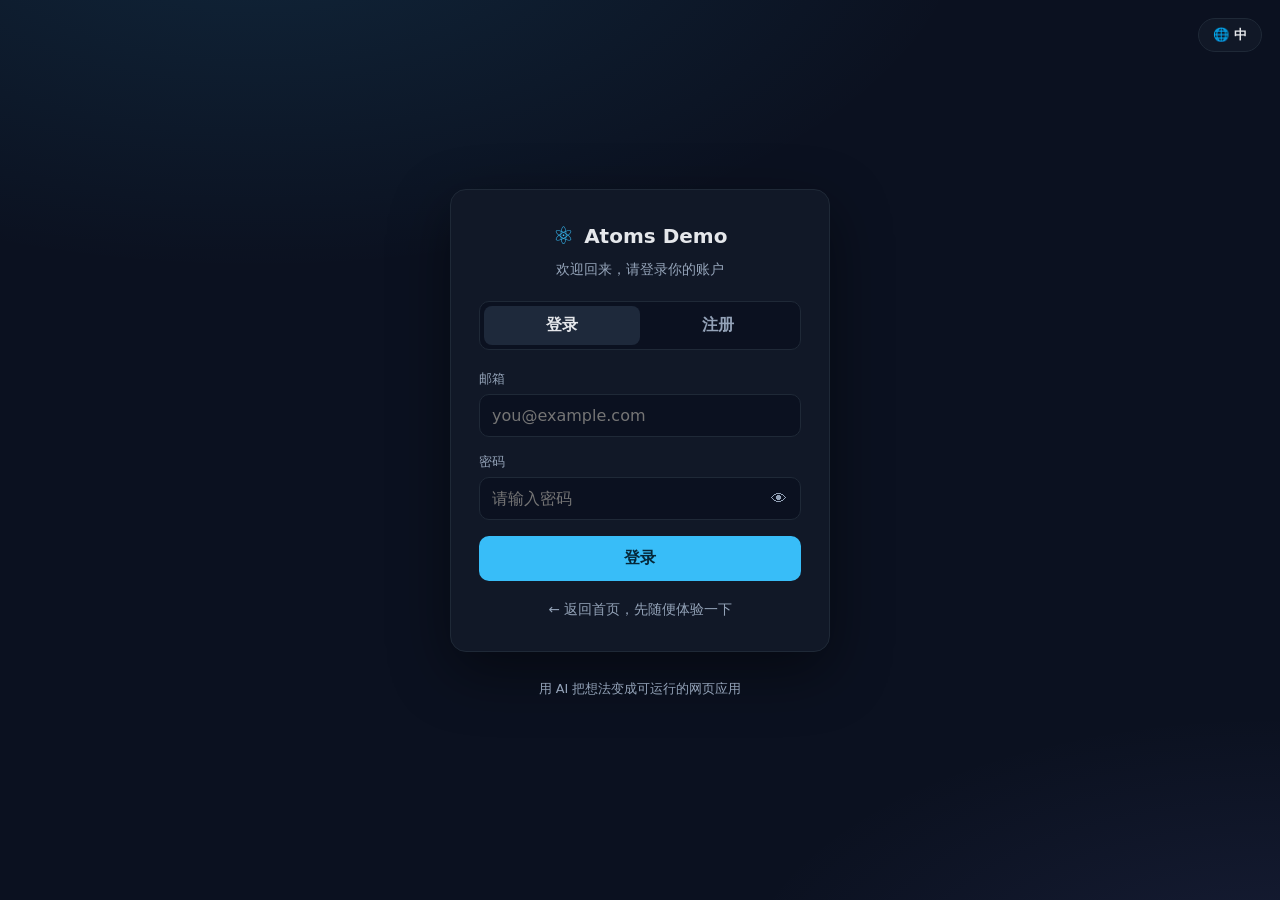
<file: static/login.html>
<!doctype html>
<html lang="zh-CN">
<head>
  <meta charset="utf-8" />
  <meta name="viewport" content="width=device-width, initial-scale=1" />
  <title data-i18n-title="doc.login_title">登录 · Atoms Demo</title>
  <link rel="stylesheet" href="/static/login.css" />
</head>
<body>
  <button class="lang-toggle" id="lang-toggle" data-i18n="lang.toggle"
          data-i18n-tooltip="lang.switch_tooltip" title="切换语言 / Switch language">🌐 中</button>

  <div class="auth-wrap">
    <div class="auth-card">
      <div class="auth-brand">
        <span class="logo">⚛</span>
        <span class="brand-name" data-i18n="brand">Atoms Demo</span>
      </div>
      <p class="auth-sub" id="auth-sub" data-i18n="login.sub.login">欢迎回来，请登录你的账户</p>

      <div class="tabs" role="tablist">
        <button class="tab active" id="tab-login" role="tab" data-i18n="login.tab.login">登录</button>
        <button class="tab" id="tab-register" role="tab" data-i18n="login.tab.register">注册</button>
      </div>

      <form id="auth-form" novalidate>
        <label class="field">
          <span class="field-label" data-i18n="login.label.email">邮箱</span>
          <input type="email" id="email" autocomplete="email"
                 placeholder="you@example.com" required />
        </label>

        <label class="field">
          <span class="field-label" data-i18n="login.label.password">密码</span>
          <span class="pw-wrap">
            <input type="password" id="password" autocomplete="current-password"
                   data-i18n-placeholder="login.ph.password.login" placeholder="请输入密码" required />
            <button type="button" class="pw-toggle" id="pw-toggle" aria-label="显示密码">👁</button>
          </span>
        </label>

        <p class="form-error" id="form-error" hidden></p>

        <button type="submit" class="submit-btn" id="submit-btn" data-i18n="login.submit.login">登录</button>
      </form>

      <div class="auth-foot">
        <a href="/" class="ghost-link" data-i18n="login.back">← 返回首页，先随便体验一下</a>
      </div>
    </div>
    <p class="auth-note" data-i18n="app.tagline">用 AI 把想法变成可运行的网页应用</p>
  </div>

  <script src="/static/i18n.js"></script>
  <script src="/static/login.js"></script>
</body>
</html>
</file>
<file: featured/city-explorer/style.css>
/* 城市漫游 / City Explorer — premium travel-brochure feel.
   Warm palette, soft cards, hand-drawn SVG maps. Fully self-contained:
   no external map tiles, fonts, images, or CDNs. State lives in JS variables. */

:root {
  --bg: #fbf6ee;
  --bg-2: #f4ead9;
  --paper: #fffdf9;
  --ink: #3d3630;
  --ink-soft: #7c7268;
  --ink-dim: #a89c8e;
  --line: #ece2d3;
  --accent: #d9814f;      /* warm terracotta — per-city hue overrides this */
  --accent-soft: #f0c9a8;
  --gold: #e3a53f;
  --shadow-sm: 0 6px 18px -8px rgba(90, 66, 40, 0.35);
  --shadow-md: 0 22px 50px -22px rgba(90, 66, 40, 0.45);
  --ease: cubic-bezier(.22, 1, .36, 1);
}

*, *::before, *::after { box-sizing: border-box; }
html, body { height: 100%; }
body {
  margin: 0;
  font-family: -apple-system, BlinkMacSystemFont, "Segoe UI", "PingFang SC",
               "Helvetica Neue", "Microsoft YaHei", system-ui, sans-serif;
  color: var(--ink);
  background:
    radial-gradient(120% 100% at 100% 0%, #fdf1e3, transparent 55%),
    radial-gradient(120% 100% at 0% 100%, #f3efe6, transparent 55%),
    var(--bg);
  min-height: 100%;
  padding: 26px 20px;
  display: flex; justify-content: center;
}

.app {
  width: min(1000px, 100%);
  display: flex; flex-direction: column; gap: 20px;
}

/* --- Header --- */
.app-head { display: flex; flex-direction: column; gap: 16px; }
.title-wrap { display: flex; align-items: center; gap: 14px; }
.compass {
  font-size: 30px; color: var(--accent);
  width: 54px; height: 54px; display: grid; place-items: center;
  background: var(--paper); border-radius: 16px; box-shadow: var(--shadow-sm);
  animation: spin 22s linear infinite; transition: color .6s var(--ease);
}
@keyframes spin { to { transform: rotate(360deg); } }
.app-head h1 { margin: 0; font-size: 26px; letter-spacing: 1px; }
.subtitle { margin: 3px 0 0; font-size: 13px; color: var(--ink-soft); }

/* City selector pills */
.city-selector { display: flex; flex-wrap: wrap; gap: 9px; }
.city-pill {
  border: 0; cursor: pointer; font-family: inherit; font-size: 14px; color: var(--ink-soft);
  background: var(--paper); padding: 9px 18px; border-radius: 999px;
  box-shadow: var(--shadow-sm); position: relative;
  transition: transform .2s var(--ease), color .25s, box-shadow .25s;
}
.city-pill .pin { margin-right: 6px; }
.city-pill:hover { transform: translateY(-2px); color: var(--ink); }
.city-pill:focus-visible { outline: 2px solid var(--accent); outline-offset: 2px; }
.city-pill.active {
  color: #fff; background: linear-gradient(135deg, var(--accent), var(--accent-soft));
  box-shadow: 0 12px 24px -10px var(--accent);
}

/* --- Stage --- */
.stage { display: grid; grid-template-columns: 1.25fr .75fr; gap: 20px; align-items: stretch; }

/* Map panel */
.map-panel {
  background: var(--paper); border-radius: 24px; padding: 18px;
  box-shadow: var(--shadow-md); position: relative; overflow: hidden;
}
.map-caption {
  display: flex; align-items: center; gap: 10px; margin-bottom: 14px;
}
.mc-emoji { font-size: 22px; }
.mc-name { font-size: 17px; font-weight: 600; }
.mc-count {
  margin-left: auto; font-size: 12px; color: var(--accent); font-weight: 600;
  background: var(--accent-soft); padding: 4px 12px; border-radius: 999px;
  transition: background .5s var(--ease), color .5s;
}
.map-frame { position: relative; border-radius: 18px; overflow: hidden; }
.city-map {
  width: 100%; height: auto; display: block; border-radius: 18px;
  background: #f7f0e6;
}
.city-map.switching { opacity: 0; transform: scale(.98); }
.city-map { transition: opacity .45s var(--ease), transform .45s var(--ease); }

/* Map pins (rendered as SVG groups; class toggled via JS) */
.pin-group { cursor: pointer; }
.pin-group .pin-body { transition: transform .3s var(--ease), filter .3s; transform-origin: center bottom; transform-box: fill-box; }
.pin-group:hover .pin-body, .pin-group.active .pin-body { transform: translateY(-3px) scale(1.15); }
.pin-group.active .pin-head { filter: drop-shadow(0 3px 5px rgba(0,0,0,.3)); }
.pin-label {
  font-size: 10px; fill: var(--ink); paint-order: stroke;
  stroke: #fff; stroke-width: 3px; stroke-linejoin: round;
  opacity: 0; transition: opacity .25s;
  pointer-events: none;
}
.pin-group:hover .pin-label, .pin-group.active .pin-label { opacity: 1; }

.map-legend {
  position: absolute; left: 14px; bottom: 12px;
  display: flex; flex-wrap: wrap; gap: 6px 12px; max-width: 70%;
  font-size: 11px; color: var(--ink-soft);
  background: rgba(255,253,249,.82); backdrop-filter: blur(4px);
  padding: 7px 12px; border-radius: 12px;
}
.map-legend span { display: inline-flex; align-items: center; gap: 4px; }
.map-legend b { width: 8px; height: 8px; border-radius: 50%; display: inline-block; }

/* List panel */
.list-panel {
  background: var(--paper); border-radius: 24px; padding: 18px 16px;
  box-shadow: var(--shadow-md); display: flex; flex-direction: column; min-height: 0;
}
.list-head { display: flex; align-items: baseline; justify-content: space-between; padding: 0 4px 10px; border-bottom: 1px solid var(--line); }
.list-head h2 { margin: 0; font-size: 17px; }
.list-hint { font-size: 11px; color: var(--ink-dim); }
.attractions { list-style: none; margin: 10px 0 0; padding: 0; overflow-y: auto; display: flex; flex-direction: column; gap: 8px; max-height: 340px; }
.attr-item {
  display: flex; align-items: center; gap: 12px; cursor: pointer;
  padding: 11px 12px; border-radius: 14px; background: var(--bg);
  border: 1.5px solid transparent;
  animation: rise .4s var(--ease) backwards;
  transition: transform .2s var(--ease), border-color .2s, background .2s;
}
@keyframes rise { from { opacity: 0; transform: translateY(8px); } }
.attr-item:hover { transform: translateX(3px); background: #fff; }
.attr-item.active { border-color: var(--accent); background: #fff; }
.attr-item:focus-visible { outline: 2px solid var(--accent); outline-offset: 1px; }
.attr-emoji {
  flex: 0 0 auto; width: 38px; height: 38px; border-radius: 11px; display: grid; place-items: center;
  font-size: 19px; background: var(--accent-soft); transition: background .5s var(--ease);
}
.attr-text { flex: 1; min-width: 0; }
.attr-name { font-size: 14px; font-weight: 600; white-space: nowrap; overflow: hidden; text-overflow: ellipsis; }
.attr-cat { font-size: 11px; color: var(--ink-dim); margin-top: 1px; }
.attr-arrow { color: var(--ink-dim); font-size: 16px; }

/* --- Detail card --- */
.detail-backdrop {
  position: fixed; inset: 0; z-index: 8; background: rgba(60, 48, 36, .38);
  backdrop-filter: blur(3px); animation: fade .3s var(--ease);
}
@keyframes fade { from { opacity: 0; } }
.detail-card {
  position: fixed; z-index: 9; left: 50%; top: 50%;
  transform: translate(-50%, -50%);
  width: min(380px, 92vw);
  background: var(--paper); border-radius: 24px; overflow: hidden;
  box-shadow: var(--shadow-md); animation: popcard .4s var(--ease);
}
@keyframes popcard { from { opacity: 0; transform: translate(-50%, -46%) scale(.94); } }
.detail-close {
  position: absolute; z-index: 2; top: 12px; right: 12px;
  width: 34px; height: 34px; border: 0; border-radius: 50%; cursor: pointer;
  font-size: 22px; line-height: 1; color: #fff; background: rgba(0,0,0,.22);
  transition: background .2s;
}
.detail-close:hover { background: rgba(0,0,0,.4); }
.detail-hero {
  height: 128px; display: grid; place-items: center; font-size: 60px;
  background: linear-gradient(135deg, var(--accent), var(--accent-soft));
}
.detail-body { padding: 20px 22px 24px; }
.detail-chip {
  display: inline-block; font-size: 12px; font-weight: 600; color: var(--accent);
  background: var(--accent-soft); padding: 4px 12px; border-radius: 999px; margin-bottom: 10px;
}
.detail-body h3 { margin: 0; font-size: 21px; }
.detail-en { margin: 2px 0 0; font-size: 13px; color: var(--ink-dim); letter-spacing: .5px; }
.detail-rating { margin: 12px 0; font-size: 16px; letter-spacing: 2px; color: var(--gold); }
.detail-desc { margin: 0; font-size: 14px; line-height: 1.65; color: var(--ink-soft); }

@media (max-width: 760px) {
  .stage { grid-template-columns: 1fr; }
  .attractions { max-height: 260px; }
}
@media (prefers-reduced-motion: reduce) {
  .compass { animation: none; }
  * { transition-duration: .01ms !important; }
}
</file>
<file: featured/pomodoro/style.css>
/* 专注番茄钟 / Focus Pomodoro
   简约治愈系 · 莫兰迪低饱和配色 · 哑光护眼 · 扁平化轻拟物（soft neumorphism）
   完全自包含：无外部字体/图片/CDN，状态仅存于 JS 变量。 */

:root {
  /* Morandi base — warm, matte, low saturation */
  --paper: #eae6df;         /* page background */
  --paper-2: #f2eee8;       /* raised card */
  --ink: #55514b;           /* primary text (soft charcoal, never pure black) */
  --ink-soft: #8a857d;
  --ink-dim: #aca69c;
  --line: #ded8cf;
  /* per-mode accent (muted) — swapped on .scene[data-mode] */
  --accent: #b98c8c;        /* dusty rose */
  --accent-2: #cfa6a1;
  --accent-wash: #efe6e4;
  /* soft shadow pair for neumorphism */
  --sh-dark: rgba(150, 140, 128, 0.45);
  --sh-light: rgba(255, 255, 255, 0.9);
  --ease: cubic-bezier(.4, 0, .2, 1);
}

.scene[data-mode="focus"] { --accent: #b98c8c; --accent-2: #cba39d; }   /* dusty rose */
.scene[data-mode="short"] { --accent: #8ea79a; --accent-2: #a6c0b1; }   /* sage green */
.scene[data-mode="long"]  { --accent: #8f9bb3; --accent-2: #aab4c9; }   /* muted indigo */

*, *::before, *::after { box-sizing: border-box; }
html, body { height: 100%; }
body {
  margin: 0;
  font-family: -apple-system, BlinkMacSystemFont, "Segoe UI", "PingFang SC",
               "Helvetica Neue", "Microsoft YaHei", system-ui, sans-serif;
  color: var(--ink);
  background: var(--paper);
  min-height: 100%;
  display: flex; align-items: center; justify-content: center;
  padding: 30px 18px;
}

/* Whole scene: gentle diffuse light from top, matte finish */
.scene {
  position: relative;
  width: min(560px, 100%);
  transition: background .8s var(--ease);
  background:
    radial-gradient(120% 90% at 50% -20%, var(--accent-wash), transparent 60%),
    radial-gradient(140% 120% at 50% 0%, #f4f1eb, var(--paper) 70%);
  border-radius: 34px;
  padding: 4px;
}

/* Faint corner starlight */
.stars { position: absolute; inset: 0; pointer-events: none; z-index: 0; }
.stars i {
  position: absolute; width: 3px; height: 3px; border-radius: 50%;
  background: var(--accent-2); opacity: .35;
  box-shadow: 0 0 6px var(--accent-2);
  animation: twinkle 4.5s ease-in-out infinite;
}
.stars i:nth-child(3n) { animation-delay: 1.4s; width: 2px; height: 2px; }
.stars i:nth-child(3n+1) { animation-delay: 2.6s; }
@keyframes twinkle { 0%, 100% { opacity: .15; } 50% { opacity: .5; } }

/* --- Card --- */
.app {
  position: relative; z-index: 1;
  background: var(--paper-2);
  border-radius: 32px;
  padding: 26px 26px 24px;
  box-shadow:
    10px 10px 26px var(--sh-dark),
    -10px -10px 24px var(--sh-light);
}

.app-head { display: flex; align-items: center; justify-content: space-between; margin-bottom: 20px; }
.brand { display: flex; align-items: center; gap: 9px; font-size: 13px; letter-spacing: 2px; color: var(--ink-soft); }
.brand-dot {
  width: 9px; height: 9px; border-radius: 50%;
  background: var(--accent); box-shadow: 0 0 0 4px var(--accent-wash);
  transition: background .6s var(--ease);
}
.today { font-size: 13px; color: var(--ink-soft); }
.today b { color: var(--accent); font-weight: 600; font-size: 15px; transition: color .6s var(--ease); }

/* --- Mode segmented control (inset / pressed look) --- */
.modes {
  position: relative; display: flex; gap: 2px;
  background: var(--paper);
  border-radius: 999px; padding: 5px;
  box-shadow: inset 4px 4px 9px var(--sh-dark), inset -4px -4px 9px var(--sh-light);
  margin-bottom: 26px;
}
.mode {
  flex: 1; position: relative; z-index: 1;
  border: 0; background: transparent; cursor: pointer;
  font-family: inherit; font-size: 13.5px; font-weight: 500; letter-spacing: 1px;
  color: var(--ink-soft); padding: 10px 6px; border-radius: 999px;
  transition: color .4s var(--ease);
}
.mode.active { color: #fff; }
.mode:focus-visible { outline: 2px solid var(--accent); outline-offset: 2px; }
.mode-ink {
  position: absolute; z-index: 0; top: 5px; bottom: 5px;
  border-radius: 999px;
  background: linear-gradient(135deg, var(--accent), var(--accent-2));
  box-shadow: 3px 3px 8px var(--sh-dark);
  transition: transform .5s var(--ease), width .5s var(--ease), background .6s var(--ease);
}

/* --- Timer dial --- */
.timer { display: flex; flex-direction: column; align-items: center; gap: 20px; }
.ring-wrap {
  position: relative; width: 250px; max-width: 74vw; aspect-ratio: 1;
  border-radius: 50%;
  /* raised soft-neumorphic disc holding the dial */
  background: var(--paper-2);
  box-shadow: 9px 9px 22px var(--sh-dark), -9px -9px 20px var(--sh-light);
  display: flex; align-items: center; justify-content: center;
}
.ring { width: 88%; height: 88%; transform: rotate(-90deg); }
.ring-track { fill: none; stroke: var(--line); stroke-width: 9; }
.ring-progress {
  fill: none; stroke-width: 9; stroke-linecap: round;
  stroke-dasharray: 653.45; stroke-dashoffset: 0;
  transition: stroke-dashoffset 1s linear;
}
.grad-a { stop-color: var(--accent); }
.grad-b { stop-color: var(--accent-2); }
.ring.flash { animation: ringFlash 1s var(--ease) 2; }
@keyframes ringFlash { 50% { opacity: .45; } }

.ring-center {
  position: absolute; inset: 0;
  display: flex; flex-direction: column; align-items: center; justify-content: center;
}
.time {
  font-size: 54px; font-weight: 200; letter-spacing: 2px;
  font-variant-numeric: tabular-nums; color: var(--ink);
  line-height: 1;
}
.phase { font-size: 12.5px; letter-spacing: 3px; color: var(--ink-dim); margin-top: 10px; }
.pomo-dots { display: flex; gap: 6px; margin-top: 14px; height: 8px; }
.pomo-dots i {
  width: 7px; height: 7px; border-radius: 50%;
  background: var(--line); transition: all .35s var(--ease);
}
.pomo-dots i.on { background: var(--accent); transform: scale(1.2); }

.current-task {
  display: flex; align-items: center; gap: 8px; max-width: 100%;
  padding: 9px 18px; border-radius: 999px;
  background: var(--paper);
  box-shadow: inset 3px 3px 7px var(--sh-dark), inset -3px -3px 7px var(--sh-light);
  color: var(--ink-soft); font-size: 13px;
}
.ct-icon { color: var(--accent); transition: color .6s var(--ease); }
.ct-text { white-space: nowrap; overflow: hidden; text-overflow: ellipsis; max-width: 260px; }

/* --- Controls (soft-neumorphic buttons) --- */
.controls { display: flex; gap: 14px; align-items: center; }
.btn {
  display: inline-flex; align-items: center; gap: 8px;
  border: 0; cursor: pointer; font-family: inherit;
  font-size: 15px; font-weight: 500; color: var(--ink);
  border-radius: 16px;
  transition: transform .18s var(--ease), box-shadow .25s var(--ease), color .3s;
}
.btn:focus-visible { outline: 2px solid var(--accent); outline-offset: 3px; }
.btn-ico { font-size: 13px; }
.btn-primary {
  padding: 14px 40px; color: #fff; letter-spacing: 2px;
  background: linear-gradient(135deg, var(--accent), var(--accent-2));
  box-shadow: 5px 5px 14px var(--sh-dark), -4px -4px 12px var(--sh-light);
}
.btn-primary:hover { transform: translateY(-1px); }
.btn-primary:active { transform: translateY(1px); box-shadow: inset 3px 3px 7px rgba(0,0,0,.15); }
.btn-primary.running { filter: saturate(.85); }
.btn-ghost {
  width: 50px; height: 50px; justify-content: center; color: var(--ink-soft);
  background: var(--paper-2);
  box-shadow: 5px 5px 14px var(--sh-dark), -4px -4px 12px var(--sh-light);
}
.btn-ghost .btn-ico { font-size: 18px; }
.btn-ghost:hover { color: var(--accent); }
.btn-ghost:active { box-shadow: inset 3px 3px 7px var(--sh-dark), inset -3px -3px 7px var(--sh-light); }

/* --- Settings --- */
.settings { width: 100%; margin-top: 2px; text-align: center; }
.settings summary {
  cursor: pointer; list-style: none; font-size: 12px; letter-spacing: 1px;
  color: var(--ink-dim); padding: 4px;
}
.settings summary::-webkit-details-marker { display: none; }
.settings[open] summary { color: var(--ink-soft); }
.settings-grid { display: flex; gap: 10px; justify-content: center; margin-top: 10px; flex-wrap: wrap; }
.settings-grid label {
  display: flex; align-items: center; gap: 6px; font-size: 12px; color: var(--ink-soft);
  background: var(--paper); border-radius: 12px; padding: 7px 12px;
  box-shadow: inset 2px 2px 5px var(--sh-dark), inset -2px -2px 5px var(--sh-light);
}
.settings-grid input {
  width: 44px; text-align: center; font-family: inherit; font-size: 14px; color: var(--ink);
  background: transparent; border: 0; border-bottom: 1.5px solid var(--line); padding: 2px;
}
.settings-grid input:focus { outline: none; border-color: var(--accent); }
.settings-hint { font-size: 11px; color: var(--ink-dim); margin: 10px 0 0; }

/* --- Tasks --- */
.tasks { margin-top: 26px; }
.tasks-head { display: flex; align-items: baseline; justify-content: space-between; margin-bottom: 12px; }
.tasks-head h2 { margin: 0; font-size: 14px; font-weight: 600; letter-spacing: 2px; color: var(--ink-soft); }
.tasks-count { font-size: 12px; color: var(--ink-dim); font-variant-numeric: tabular-nums; }
.task-form { display: flex; gap: 10px; margin-bottom: 14px; }
.task-form input {
  flex: 1; font-family: inherit; font-size: 14px; color: var(--ink);
  background: var(--paper); border: 0; border-radius: 14px; padding: 12px 16px;
  box-shadow: inset 3px 3px 7px var(--sh-dark), inset -3px -3px 7px var(--sh-light);
}
.task-form input::placeholder { color: var(--ink-dim); }
.task-form input:focus { outline: none; box-shadow: inset 3px 3px 7px var(--sh-dark), inset -3px -3px 7px var(--sh-light), 0 0 0 2px var(--accent-wash); }
.task-form button {
  width: 46px; border: 0; cursor: pointer; font-size: 22px; font-weight: 300; color: #fff;
  border-radius: 14px; background: linear-gradient(135deg, var(--accent), var(--accent-2));
  box-shadow: 4px 4px 10px var(--sh-dark), -3px -3px 9px var(--sh-light);
  transition: transform .2s var(--ease);
}
.task-form button:hover { transform: scale(1.05); }
.task-form button:active { transform: scale(.96); }

.task-list { list-style: none; margin: 0; padding: 0; display: flex; flex-direction: column; gap: 9px; max-height: 210px; overflow-y: auto; }
.task-item {
  display: flex; align-items: center; gap: 12px;
  padding: 12px 14px; border-radius: 14px; background: var(--paper);
  box-shadow: 3px 3px 8px var(--sh-dark), -3px -3px 8px var(--sh-light);
  animation: rise .35s var(--ease);
  transition: opacity .3s, transform .3s var(--ease), box-shadow .3s;
}
@keyframes rise { from { opacity: 0; transform: translateY(6px); } }
.task-item.current { box-shadow: 3px 3px 8px var(--sh-dark), -3px -3px 8px var(--sh-light), inset 0 0 0 1.5px var(--accent); }
.task-item.leaving { opacity: 0; transform: translateX(16px); }
.task-check {
  flex: 0 0 auto; width: 20px; height: 20px; border-radius: 50%; cursor: pointer;
  border: 0; background: var(--paper); position: relative;
  box-shadow: inset 2px 2px 4px var(--sh-dark), inset -2px -2px 4px var(--sh-light);
  transition: all .25s var(--ease);
}
.task-item.done .task-check {
  background: linear-gradient(135deg, var(--accent), var(--accent-2));
  box-shadow: 2px 2px 5px var(--sh-dark);
}
.task-item.done .task-check::after {
  content: "✓"; position: absolute; inset: 0; display: flex; align-items: center;
  justify-content: center; font-size: 11px; color: #fff;
}
.task-label { flex: 1; font-size: 14px; color: var(--ink); word-break: break-word; transition: color .25s; }
.task-item.done .task-label { text-decoration: line-through; color: var(--ink-dim); }
.task-del {
  flex: 0 0 auto; border: 0; background: transparent; cursor: pointer;
  color: var(--ink-dim); font-size: 18px; line-height: 1; padding: 2px 6px; border-radius: 8px;
  opacity: 0; transition: all .2s;
}
.task-item:hover .task-del, .task-del:focus-visible { opacity: 1; }
.task-del:hover { color: var(--accent); }
.tasks-empty { text-align: center; color: var(--ink-dim); font-size: 13px; margin: 16px 0 4px; }
.tasks-empty.hidden { display: none; }

/* Gentle toast */
.toast {
  position: fixed; left: 50%; bottom: 26px; transform: translateX(-50%) translateY(120%);
  z-index: 5; padding: 13px 24px; border-radius: 16px; font-size: 14px; letter-spacing: 1px;
  color: #fff; background: linear-gradient(135deg, var(--accent), var(--accent-2));
  box-shadow: 6px 6px 18px var(--sh-dark);
  transition: transform .55s var(--ease);
}
.toast.show { transform: translateX(-50%) translateY(0); }

@media (max-width: 480px) { .time { font-size: 46px; } .app { padding: 20px; } }
@media (prefers-reduced-motion: reduce) {
  .stars i { animation: none; }
  * { transition-duration: .01ms !important; }
}
</file>
<file: static/login.css>
:root {
  --bg: #0b1120;
  --panel: #111827;
  --panel-2: #1e293b;
  --border: #1f2937;
  --text: #e5e7eb;
  --muted: #94a3b8;
  --accent: #38bdf8;
  --danger: #f87171;
}

* { box-sizing: border-box; }

html, body {
  margin: 0;
  min-height: 100%;
  background:
    radial-gradient(1200px 600px at 20% -10%, rgba(56, 189, 248, 0.12), transparent 60%),
    radial-gradient(1000px 500px at 100% 110%, rgba(129, 140, 248, 0.10), transparent 55%),
    var(--bg);
  color: var(--text);
  font-family: system-ui, -apple-system, "Segoe UI", "PingFang SC", "Microsoft YaHei", sans-serif;
}

.auth-wrap {
  min-height: 100vh;
  display: flex;
  flex-direction: column;
  align-items: center;
  justify-content: center;
  gap: 16px;
  padding: 24px;
}

.auth-card {
  width: 100%;
  max-width: 380px;
  background: var(--panel);
  border: 1px solid var(--border);
  border-radius: 16px;
  padding: 32px 28px;
  box-shadow: 0 20px 60px rgba(0, 0, 0, 0.45);
}

.auth-brand {
  display: flex;
  align-items: center;
  justify-content: center;
  gap: 10px;
  font-weight: 700;
  font-size: 1.25rem;
}
.auth-brand .logo { color: var(--accent); font-size: 1.5rem; }

.auth-sub {
  text-align: center;
  color: var(--muted);
  font-size: 0.9rem;
  margin: 10px 0 22px;
}

.tabs {
  display: flex;
  background: var(--bg);
  border: 1px solid var(--border);
  border-radius: 10px;
  padding: 4px;
  margin-bottom: 20px;
}
.tab {
  flex: 1;
  background: transparent;
  color: var(--muted);
  border: 0;
  border-radius: 8px;
  padding: 9px 0;
  font: inherit;
  font-weight: 600;
  cursor: pointer;
  transition: background 0.15s, color 0.15s;
}
.tab.active { background: var(--panel-2); color: var(--text); }

.field { display: block; margin-bottom: 16px; }
.field-label {
  display: block;
  font-size: 0.82rem;
  color: var(--muted);
  margin-bottom: 6px;
}
.field input {
  width: 100%;
  background: var(--bg);
  color: var(--text);
  border: 1px solid var(--border);
  border-radius: 10px;
  padding: 11px 12px;
  font: inherit;
  outline: none;
  transition: border-color 0.15s, box-shadow 0.15s;
}
.field input:focus {
  border-color: var(--accent);
  box-shadow: 0 0 0 3px rgba(56, 189, 248, 0.15);
}

.pw-wrap { position: relative; display: block; }
.pw-wrap input { padding-right: 44px; }
.pw-toggle {
  position: absolute;
  right: 6px;
  top: 50%;
  transform: translateY(-50%);
  background: transparent;
  border: 0;
  color: var(--muted);
  cursor: pointer;
  font-size: 1rem;
  padding: 6px 8px;
  border-radius: 8px;
}
.pw-toggle:hover { color: var(--text); }

.form-error {
  color: var(--danger);
  font-size: 0.82rem;
  margin: 0 0 14px;
  min-height: 0;
}

.submit-btn {
  width: 100%;
  background: var(--accent);
  color: #05283a;
  border: 0;
  border-radius: 10px;
  padding: 12px;
  font: inherit;
  font-weight: 700;
  cursor: pointer;
  transition: opacity 0.15s, transform 0.05s;
}
.submit-btn:hover { opacity: 0.92; }
.submit-btn:active { transform: translateY(1px); }
.submit-btn:disabled { opacity: 0.55; cursor: default; }

.auth-foot { text-align: center; margin-top: 18px; }
.ghost-link {
  color: var(--muted);
  text-decoration: none;
  font-size: 0.85rem;
}
.ghost-link:hover { color: var(--accent); }

.auth-note { color: var(--muted); font-size: 0.8rem; }

.lang-toggle {
  position: fixed;
  top: 18px;
  right: 18px;
  background: var(--panel);
  color: var(--text);
  border: 1px solid var(--border);
  border-radius: 999px;
  padding: 7px 14px;
  font: inherit;
  font-size: 0.82rem;
  font-weight: 600;
  cursor: pointer;
}
.lang-toggle:hover { border-color: var(--accent); color: var(--accent); }
</file>
